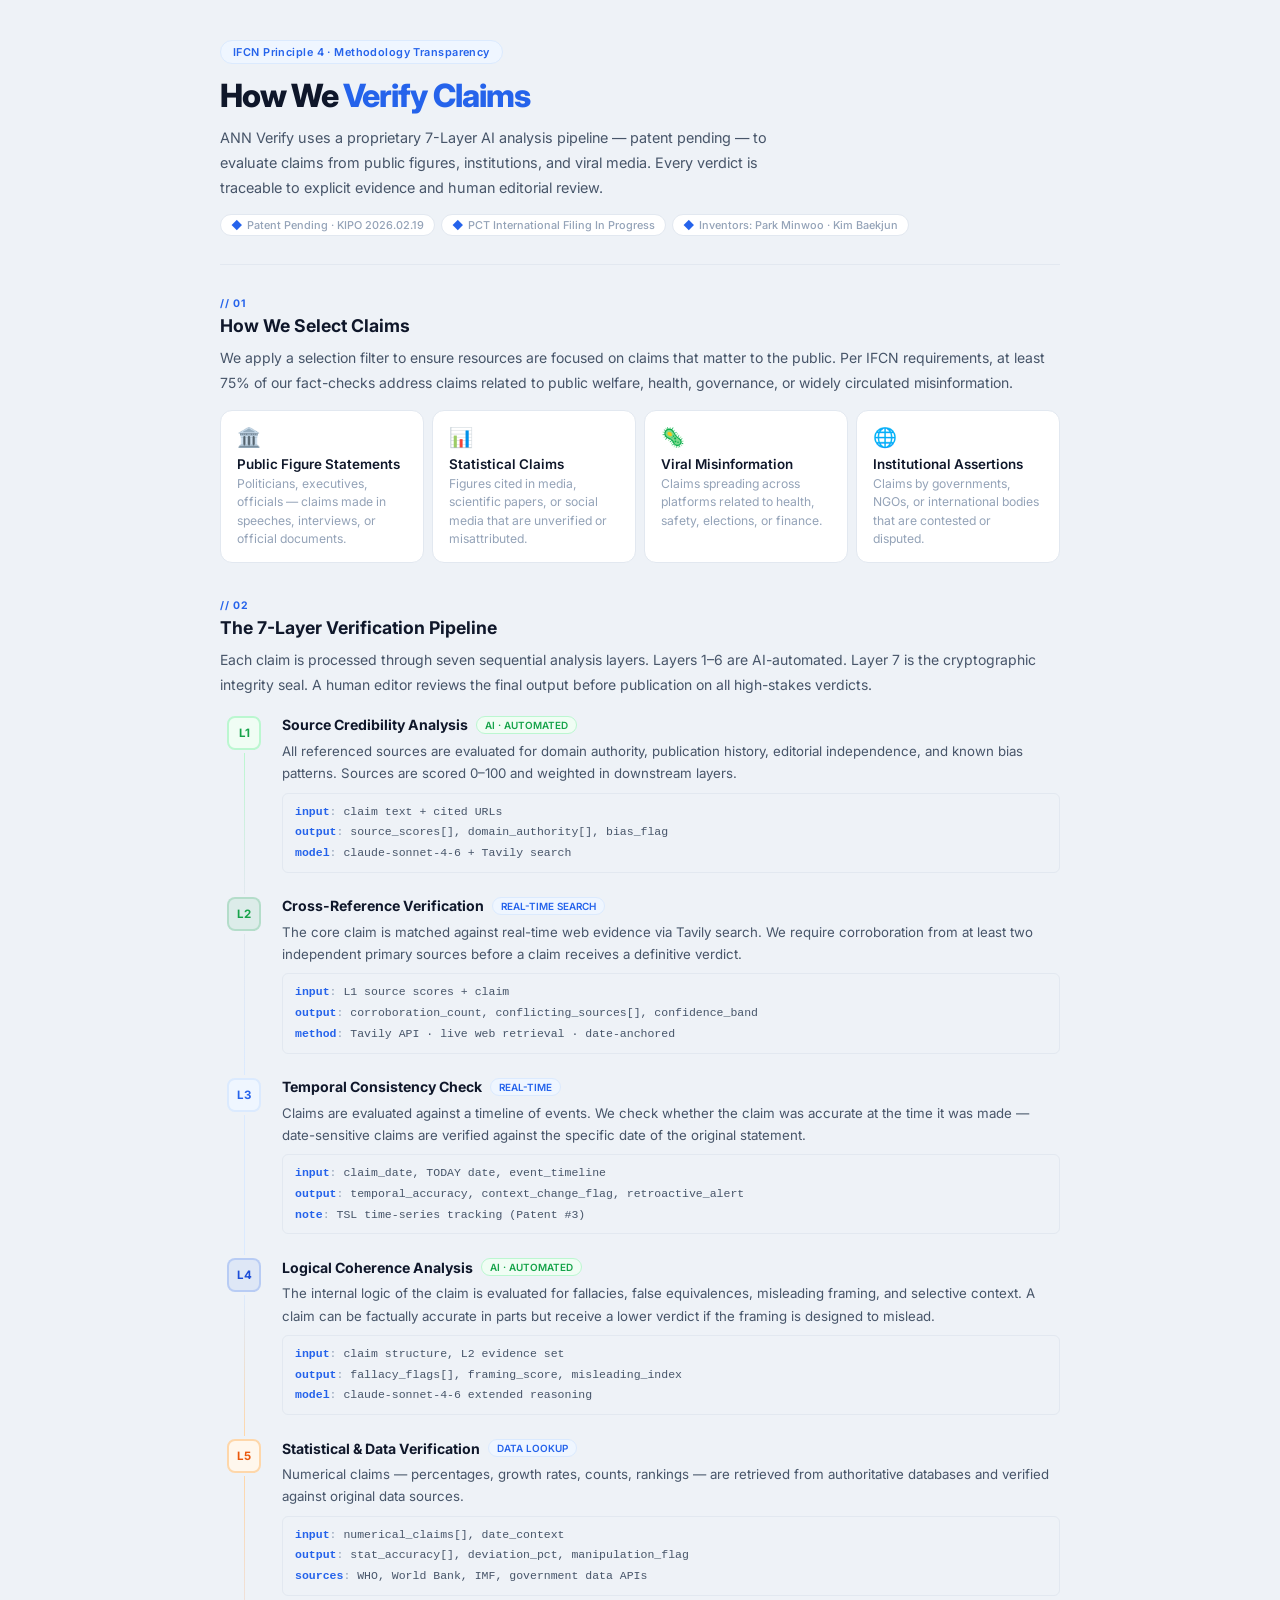
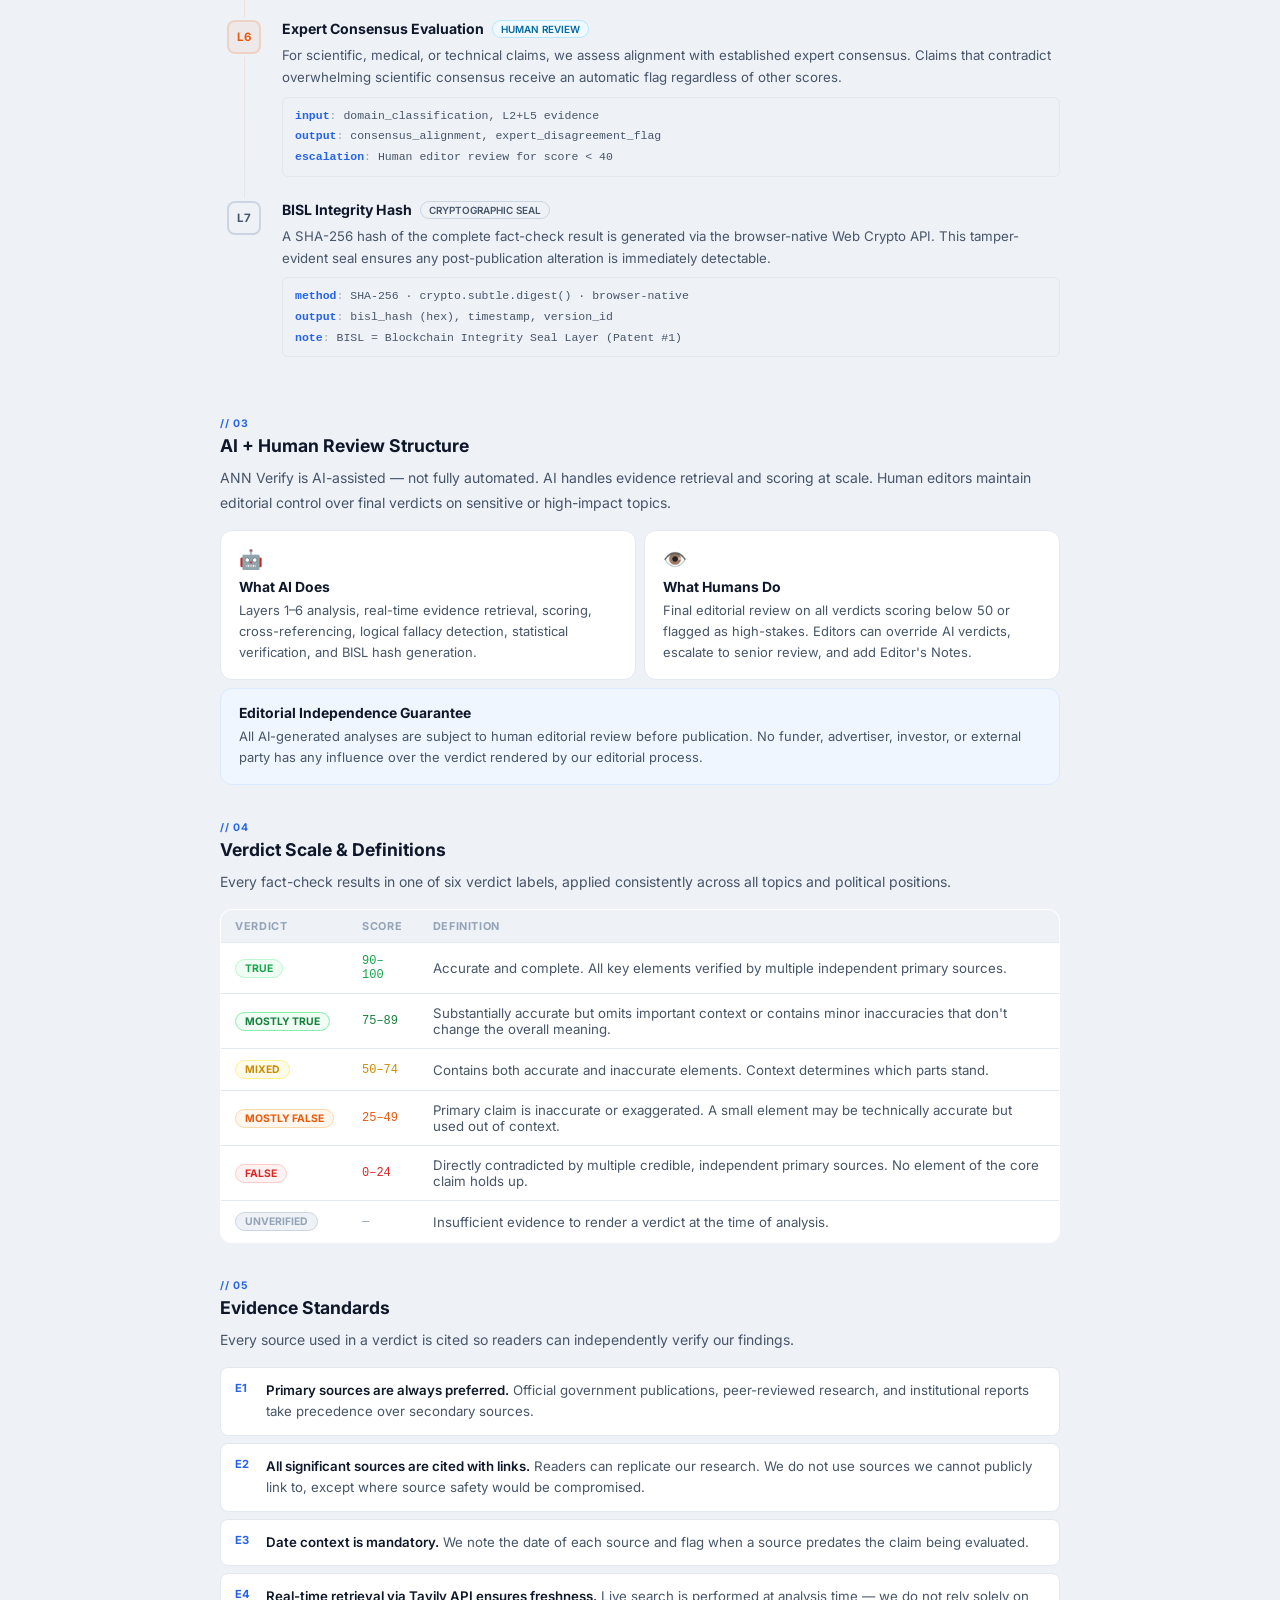
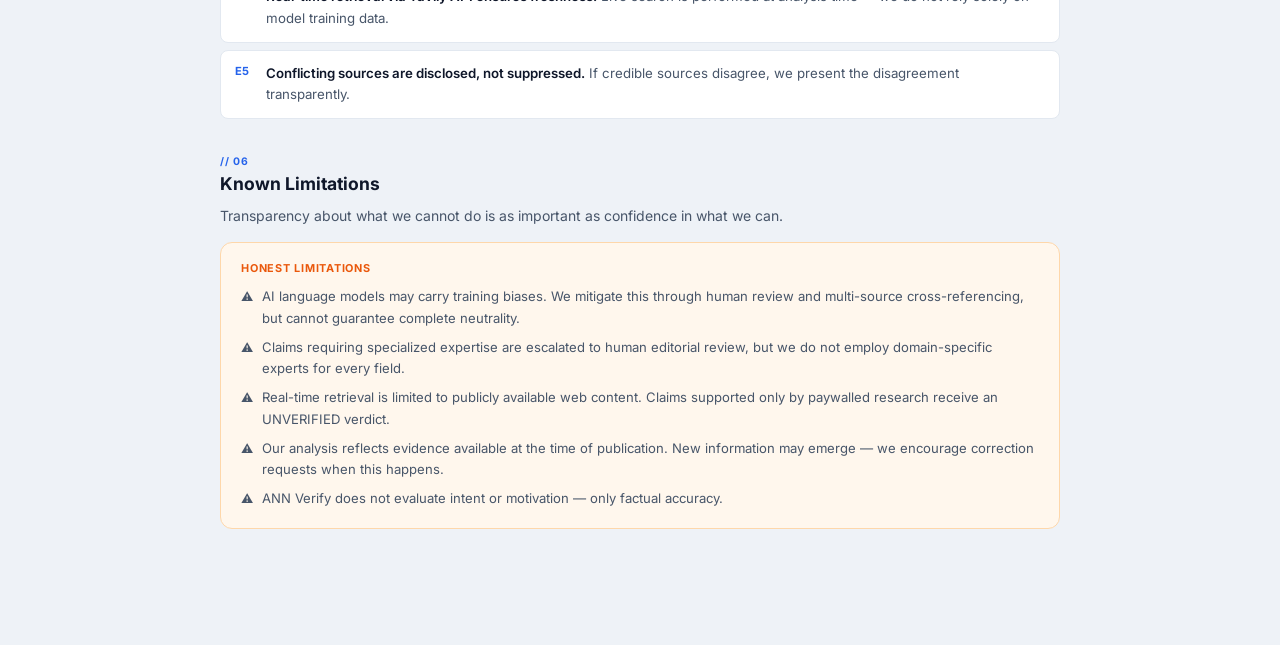
<file: frontend/methodology.html>
<!DOCTYPE html>
<html lang="en">
<head>
<meta charset="UTF-8">
<meta name="viewport" content="width=device-width, initial-scale=1.0">
<link rel="canonical" href="https://annverify.ai/methodology"/>
<title>Methodology · ANN Verify</title>
<meta name="description" content="ANN Verify's fact-checking methodology. Our 7-layer AI verification process, scoring criteria, and editorial standards explained transparently."/>
<meta name="robots" content="index, follow"/>
<meta property="og:type" content="website"/>
<meta property="og:url" content="https://annverify.ai/methodology"/>
<meta property="og:site_name" content="ANN Verify"/>
<meta property="og:title" content="Methodology · ANN Verify"/>
<meta property="og:description" content="Our 7-layer AI verification process, scoring criteria, and editorial standards explained transparently."/>
<!-- Google tag (gtag.js) -->
<script async src="https://www.googletagmanager.com/gtag/js?id=AW-18044344125"></script>
<script>
  window.dataLayer = window.dataLayer || [];
  function gtag(){dataLayer.push(arguments);}
  gtag('js', new Date());
  gtag('config', 'AW-18044344125');
</script>
<link href="https://fonts.googleapis.com/css2?family=Inter:wght@300;400;500;600;700;800&display=swap" rel="stylesheet">
<style>
*,*::before,*::after{box-sizing:border-box;margin:0;padding:0}
:root{--bg:#EEF2F7;--sidebar:#FFFFFF;--white:#FFFFFF;--blue:#2563EB;--blue-light:#EFF6FF;--blue-mid:#DBEAFE;--blue-dark:#1D4ED8;--text:#0F172A;--text2:#1E293B;--text3:#475569;--muted:#94A3B8;--border:#E2E8F0;--border2:#CBD5E1;--green:#16A34A;--green-bg:#F0FDF4;--green-bd:#BBF7D0;--red:#DC2626;--red-bg:#FEF2F2;--red-bd:#FECACA;--orange:#EA580C;--orange-bg:#FFF7ED;--orange-bd:#FED7AA;--r:12px;--r2:8px;--r3:6px}
body{font-family:'Inter',sans-serif;background:var(--bg);color:var(--text);min-height:100vh;-webkit-font-smoothing:antialiased;overflow-x:hidden}
.main{min-height:100vh;padding:40px 48px 80px;overflow-x:hidden}
.main-inner{max-width:840px;width:100%;margin:0 auto}
.pg-badge{display:inline-flex;align-items:center;gap:6px;padding:4px 12px;border-radius:20px;background:var(--blue-light);border:1px solid var(--blue-mid);font-size:.68rem;font-weight:600;color:var(--blue);letter-spacing:.04em;margin-bottom:14px}
h1{font-size:2rem;font-weight:800;color:var(--text);line-height:1.15;letter-spacing:-.03em;margin-bottom:10px}
h1 span{color:var(--blue)}
.pg-desc{font-size:.9rem;color:var(--text3);line-height:1.75;max-width:580px;margin-bottom:14px}
.patent-row{display:flex;gap:6px;flex-wrap:wrap;margin-bottom:28px}
.pt{font-size:.68rem;font-weight:500;color:var(--muted);padding:3px 10px;border-radius:20px;border:1px solid var(--border);background:var(--white);display:flex;align-items:center;gap:4px}
.pt span{color:var(--blue);font-weight:700}
.pg-divider{height:1px;background:var(--border);margin-bottom:32px}
.sec{margin-bottom:36px}
.sec-num{font-size:.65rem;font-weight:700;color:var(--blue);letter-spacing:.1em;text-transform:uppercase;margin-bottom:5px}
h2{font-size:1.1rem;font-weight:700;color:var(--text);margin-bottom:10px}
.body-txt{font-size:.875rem;color:var(--text3);line-height:1.78}
.body-txt p{margin-bottom:.65rem}.body-txt p:last-child{margin-bottom:0}
/* selection cards */
.sel-grid{display:grid;grid-template-columns:repeat(auto-fit,minmax(180px,1fr));gap:8px;margin-top:14px}
.sel-card{background:var(--white);border:1px solid var(--border);border-radius:var(--r);padding:14px 16px}
.sel-ico{font-size:1.2rem;margin-bottom:7px}
.sel-ttl{font-size:.84rem;font-weight:600;color:var(--text);margin-bottom:3px}
.sel-txt{font-size:.76rem;color:var(--muted);line-height:1.5}
/* pipeline */
.pipeline{display:flex;flex-direction:column;margin-top:18px}
.layer{display:flex;gap:0}
.l-side{display:flex;flex-direction:column;align-items:center;width:48px;flex-shrink:0}
.l-num{width:34px;height:34px;border-radius:8px;display:flex;align-items:center;justify-content:center;font-size:.72rem;font-weight:700;flex-shrink:0;border:2px solid}
.l-conn{width:1px;flex:1;min-height:14px;margin:3px 0}
.l-body{flex:1;padding:0 0 24px 14px}
.l-head{display:flex;align-items:center;gap:8px;margin-bottom:6px;flex-wrap:wrap}
.l-ttl{font-size:.88rem;font-weight:700;color:var(--text)}
.l-tag{font-size:.62rem;font-weight:600;padding:2px 8px;border-radius:20px}
.tag-ai{background:var(--green-bg);color:var(--green);border:1px solid var(--green-bd)}
.tag-rt{background:var(--blue-light);color:var(--blue);border:1px solid var(--blue-mid)}
.tag-hu{background:#F0F9FF;color:#0369A1;border:1px solid #BAE6FD}
.tag-cr{background:var(--bg);color:var(--text3);border:1px solid var(--border2)}
.l-desc{font-size:.83rem;color:var(--text3);line-height:1.68;margin-bottom:8px}
.l-detail{font-size:.72rem;color:var(--muted);padding:8px 12px;background:var(--bg);border-radius:var(--r3);border:1px solid var(--border);line-height:1.8;font-family:monospace}
.l-detail .k{color:var(--blue);font-weight:600}.l-detail .v{color:var(--text3)}
.ln1 .l-num{background:var(--green-bg);border-color:var(--green-bd);color:var(--green)}
.ln1 .l-conn{background:linear-gradient(to bottom,var(--green-bd),var(--border))}
.ln2 .l-num{background:rgba(22,163,74,.08);border-color:rgba(22,163,74,.2);color:var(--green)}
.ln2 .l-conn{background:linear-gradient(to bottom,var(--border),var(--blue-mid))}
.ln3 .l-num{background:var(--blue-light);border-color:var(--blue-mid);color:var(--blue)}
.ln3 .l-conn{background:linear-gradient(to bottom,var(--blue-mid),var(--blue-mid))}
.ln4 .l-num{background:rgba(37,99,235,.08);border-color:rgba(37,99,235,.2);color:var(--blue-dark)}
.ln4 .l-conn{background:linear-gradient(to bottom,var(--blue-mid),var(--orange-bd))}
.ln5 .l-num{background:var(--orange-bg);border-color:var(--orange-bd);color:var(--orange)}
.ln5 .l-conn{background:linear-gradient(to bottom,var(--orange-bd),rgba(234,88,12,.1))}
.ln6 .l-num{background:rgba(234,88,12,.06);border-color:rgba(234,88,12,.15);color:var(--orange)}
.ln6 .l-conn{background:linear-gradient(to bottom,rgba(234,88,12,.1),var(--border))}
.ln7 .l-num{background:var(--bg);border-color:var(--border2);color:var(--text3)}
/* hybrid grid */
.hybrid-grid{display:grid;grid-template-columns:1fr 1fr;gap:8px;margin-top:14px}
.hy-card{background:var(--white);border:1px solid var(--border);border-radius:var(--r);padding:16px 18px}
.hy-ico{font-size:1.2rem;margin-bottom:8px}
.hy-ttl{font-size:.87rem;font-weight:700;color:var(--text);margin-bottom:5px}
.hy-txt{font-size:.81rem;color:var(--text3);line-height:1.62}
.hy-full{grid-column:1/-1;background:var(--blue-light);border-color:var(--blue-mid)}
/* verdict table */
.v-tbl{width:100%;border-collapse:collapse;margin-top:14px;background:var(--white);border:1px solid var(--border);border-radius:var(--r);overflow:hidden}
.v-tbl th{padding:9px 14px;font-size:.68rem;font-weight:700;color:var(--muted);letter-spacing:.06em;text-align:left;border-bottom:1px solid var(--border);background:var(--bg)}
.v-tbl td{padding:11px 14px;border-bottom:1px solid var(--border);font-size:.83rem;color:var(--text3)}
.v-tbl tr:last-child td{border-bottom:none}
.v-tbl tr:hover td{background:var(--blue-light)}
.vp{display:inline-block;padding:2px 9px;border-radius:20px;font-size:.65rem;font-weight:700;white-space:nowrap}
.v-a{background:var(--green-bg);color:var(--green);border:1px solid var(--green-bd)}
.v-mt{background:#F0FDF4;color:#15803D;border:1px solid #86EFAC}
.v-mx{background:#FEFCE8;color:#CA8A04;border:1px solid #FEF08A}
.v-mf{background:var(--orange-bg);color:var(--orange);border:1px solid var(--orange-bd)}
.v-f{background:var(--red-bg);color:var(--red);border:1px solid var(--red-bd)}
.v-u{background:var(--bg);color:var(--muted);border:1px solid var(--border2)}
/* evidence */
.ev-list{display:flex;flex-direction:column;gap:7px;margin-top:14px}
.ev-item{display:flex;gap:11px;align-items:flex-start;padding:12px 14px;background:var(--white);border:1px solid var(--border);border-radius:var(--r2)}
.ev-n{font-size:.7rem;font-weight:700;color:var(--blue);flex-shrink:0;padding-top:1px;min-width:20px}
.ev-txt{font-size:.83rem;color:var(--text3);line-height:1.62}
.ev-txt strong{font-weight:600;color:var(--text)}
/* limitations */
.lim-box{background:var(--orange-bg);border:1px solid var(--orange-bd);border-radius:var(--r);padding:18px 20px;margin-top:14px}
.lim-ttl{font-size:.68rem;font-weight:700;color:var(--orange);letter-spacing:.07em;margin-bottom:11px}
.lim-list{list-style:none;display:flex;flex-direction:column;gap:8px}
.lim-list li{display:flex;gap:9px;font-size:.82rem;color:var(--text3);line-height:1.62}
.lim-list li::before{content:'⚠';flex-shrink:0;font-size:.75rem;padding-top:1px}
@media(max-width:768px){.main{padding:24px 16px 60px}.main-inner{width:100%;min-width:0}.hybrid-grid{grid-template-columns:1fr}.l-detail{display:none}h1{font-size:1.5rem}}
</style>
</head>
<body>
<main class="main"><div class="main-inner">
  <div class="pg-badge">IFCN Principle 4 · Methodology Transparency</div>
  <h1>How We <span>Verify Claims</span></h1>
  <p class="pg-desc">ANN Verify uses a proprietary 7-Layer AI analysis pipeline — patent pending — to evaluate claims from public figures, institutions, and viral media. Every verdict is traceable to explicit evidence and human editorial review.</p>
  <div class="patent-row">
    <span class="pt"><span>◆</span> Patent Pending · KIPO 2026.02.19</span>
    <span class="pt"><span>◆</span> PCT International Filing In Progress</span>
    <span class="pt"><span>◆</span> Inventors: Park Minwoo · Kim Baekjun</span>
  </div>
  <div class="pg-divider"></div>

  <div class="sec">
    <div class="sec-num">// 01</div>
    <h2>How We Select Claims</h2>
    <div class="body-txt"><p>We apply a selection filter to ensure resources are focused on claims that matter to the public. Per IFCN requirements, at least 75% of our fact-checks address claims related to public welfare, health, governance, or widely circulated misinformation.</p></div>
    <div class="sel-grid">
      <div class="sel-card"><div class="sel-ico">🏛️</div><div class="sel-ttl">Public Figure Statements</div><div class="sel-txt">Politicians, executives, officials — claims made in speeches, interviews, or official documents.</div></div>
      <div class="sel-card"><div class="sel-ico">📊</div><div class="sel-ttl">Statistical Claims</div><div class="sel-txt">Figures cited in media, scientific papers, or social media that are unverified or misattributed.</div></div>
      <div class="sel-card"><div class="sel-ico">🦠</div><div class="sel-ttl">Viral Misinformation</div><div class="sel-txt">Claims spreading across platforms related to health, safety, elections, or finance.</div></div>
      <div class="sel-card"><div class="sel-ico">🌐</div><div class="sel-ttl">Institutional Assertions</div><div class="sel-txt">Claims by governments, NGOs, or international bodies that are contested or disputed.</div></div>
    </div>
  </div>

  <div class="sec">
    <div class="sec-num">// 02</div>
    <h2>The 7-Layer Verification Pipeline</h2>
    <div class="body-txt"><p>Each claim is processed through seven sequential analysis layers. Layers 1–6 are AI-automated. Layer 7 is the cryptographic integrity seal. A human editor reviews the final output before publication on all high-stakes verdicts.</p></div>
    <div class="pipeline">
      <div class="layer ln1"><div class="l-side"><div class="l-num">L1</div><div class="l-conn"></div></div><div class="l-body"><div class="l-head"><div class="l-ttl">Source Credibility Analysis</div><span class="l-tag tag-ai">AI · AUTOMATED</span></div><div class="l-desc">All referenced sources are evaluated for domain authority, publication history, editorial independence, and known bias patterns. Sources are scored 0–100 and weighted in downstream layers.</div><div class="l-detail"><span class="k">input</span>: <span class="v">claim text + cited URLs</span><br><span class="k">output</span>: <span class="v">source_scores[], domain_authority[], bias_flag</span><br><span class="k">model</span>: <span class="v">claude-sonnet-4-6 + Tavily search</span></div></div></div>
      <div class="layer ln2"><div class="l-side"><div class="l-num">L2</div><div class="l-conn"></div></div><div class="l-body"><div class="l-head"><div class="l-ttl">Cross-Reference Verification</div><span class="l-tag tag-rt">REAL-TIME SEARCH</span></div><div class="l-desc">The core claim is matched against real-time web evidence via Tavily search. We require corroboration from at least two independent primary sources before a claim receives a definitive verdict.</div><div class="l-detail"><span class="k">input</span>: <span class="v">L1 source scores + claim</span><br><span class="k">output</span>: <span class="v">corroboration_count, conflicting_sources[], confidence_band</span><br><span class="k">method</span>: <span class="v">Tavily API · live web retrieval · date-anchored</span></div></div></div>
      <div class="layer ln3"><div class="l-side"><div class="l-num">L3</div><div class="l-conn"></div></div><div class="l-body"><div class="l-head"><div class="l-ttl">Temporal Consistency Check</div><span class="l-tag tag-rt">REAL-TIME</span></div><div class="l-desc">Claims are evaluated against a timeline of events. We check whether the claim was accurate at the time it was made — date-sensitive claims are verified against the specific date of the original statement.</div><div class="l-detail"><span class="k">input</span>: <span class="v">claim_date, TODAY date, event_timeline</span><br><span class="k">output</span>: <span class="v">temporal_accuracy, context_change_flag, retroactive_alert</span><br><span class="k">note</span>: <span class="v">TSL time-series tracking (Patent #3)</span></div></div></div>
      <div class="layer ln4"><div class="l-side"><div class="l-num">L4</div><div class="l-conn"></div></div><div class="l-body"><div class="l-head"><div class="l-ttl">Logical Coherence Analysis</div><span class="l-tag tag-ai">AI · AUTOMATED</span></div><div class="l-desc">The internal logic of the claim is evaluated for fallacies, false equivalences, misleading framing, and selective context. A claim can be factually accurate in parts but receive a lower verdict if the framing is designed to mislead.</div><div class="l-detail"><span class="k">input</span>: <span class="v">claim structure, L2 evidence set</span><br><span class="k">output</span>: <span class="v">fallacy_flags[], framing_score, misleading_index</span><br><span class="k">model</span>: <span class="v">claude-sonnet-4-6 extended reasoning</span></div></div></div>
      <div class="layer ln5"><div class="l-side"><div class="l-num">L5</div><div class="l-conn"></div></div><div class="l-body"><div class="l-head"><div class="l-ttl">Statistical & Data Verification</div><span class="l-tag tag-rt">DATA LOOKUP</span></div><div class="l-desc">Numerical claims — percentages, growth rates, counts, rankings — are retrieved from authoritative databases and verified against original data sources.</div><div class="l-detail"><span class="k">input</span>: <span class="v">numerical_claims[], date_context</span><br><span class="k">output</span>: <span class="v">stat_accuracy[], deviation_pct, manipulation_flag</span><br><span class="k">sources</span>: <span class="v">WHO, World Bank, IMF, government data APIs</span></div></div></div>
      <div class="layer ln6"><div class="l-side"><div class="l-num">L6</div><div class="l-conn"></div></div><div class="l-body"><div class="l-head"><div class="l-ttl">Expert Consensus Evaluation</div><span class="l-tag tag-hu">HUMAN REVIEW</span></div><div class="l-desc">For scientific, medical, or technical claims, we assess alignment with established expert consensus. Claims that contradict overwhelming scientific consensus receive an automatic flag regardless of other scores.</div><div class="l-detail"><span class="k">input</span>: <span class="v">domain_classification, L2+L5 evidence</span><br><span class="k">output</span>: <span class="v">consensus_alignment, expert_disagreement_flag</span><br><span class="k">escalation</span>: <span class="v">Human editor review for score &lt; 40</span></div></div></div>
      <div class="layer ln7"><div class="l-side"><div class="l-num">L7</div></div><div class="l-body"><div class="l-head"><div class="l-ttl">BISL Integrity Hash</div><span class="l-tag tag-cr">CRYPTOGRAPHIC SEAL</span></div><div class="l-desc">A SHA-256 hash of the complete fact-check result is generated via the browser-native Web Crypto API. This tamper-evident seal ensures any post-publication alteration is immediately detectable.</div><div class="l-detail"><span class="k">method</span>: <span class="v">SHA-256 · crypto.subtle.digest() · browser-native</span><br><span class="k">output</span>: <span class="v">bisl_hash (hex), timestamp, version_id</span><br><span class="k">note</span>: <span class="v">BISL = Blockchain Integrity Seal Layer (Patent #1)</span></div></div></div>
    </div>
  </div>

  <div class="sec">
    <div class="sec-num">// 03</div>
    <h2>AI + Human Review Structure</h2>
    <div class="body-txt"><p>ANN Verify is AI-assisted — not fully automated. AI handles evidence retrieval and scoring at scale. Human editors maintain editorial control over final verdicts on sensitive or high-impact topics.</p></div>
    <div class="hybrid-grid">
      <div class="hy-card"><div class="hy-ico">🤖</div><div class="hy-ttl">What AI Does</div><div class="hy-txt">Layers 1–6 analysis, real-time evidence retrieval, scoring, cross-referencing, logical fallacy detection, statistical verification, and BISL hash generation.</div></div>
      <div class="hy-card"><div class="hy-ico">👁️</div><div class="hy-ttl">What Humans Do</div><div class="hy-txt">Final editorial review on all verdicts scoring below 50 or flagged as high-stakes. Editors can override AI verdicts, escalate to senior review, and add Editor's Notes.</div></div>
      <div class="hy-card hy-full"><div class="hy-ttl">Editorial Independence Guarantee</div><div class="hy-txt">All AI-generated analyses are subject to human editorial review before publication. No funder, advertiser, investor, or external party has any influence over the verdict rendered by our editorial process.</div></div>
    </div>
  </div>

  <div class="sec">
    <div class="sec-num">// 04</div>
    <h2>Verdict Scale & Definitions</h2>
    <div class="body-txt"><p>Every fact-check results in one of six verdict labels, applied consistently across all topics and political positions.</p></div>
    <table class="v-tbl">
      <thead><tr><th>VERDICT</th><th>SCORE</th><th>DEFINITION</th></tr></thead>
      <tbody>
        <tr><td><span class="vp v-a">TRUE</span></td><td style="font-family:monospace;font-size:.75rem;color:var(--green)">90–100</td><td>Accurate and complete. All key elements verified by multiple independent primary sources.</td></tr>
        <tr><td><span class="vp v-mt">MOSTLY TRUE</span></td><td style="font-family:monospace;font-size:.75rem;color:#15803D">75–89</td><td>Substantially accurate but omits important context or contains minor inaccuracies that don't change the overall meaning.</td></tr>
        <tr><td><span class="vp v-mx">MIXED</span></td><td style="font-family:monospace;font-size:.75rem;color:#CA8A04">50–74</td><td>Contains both accurate and inaccurate elements. Context determines which parts stand.</td></tr>
        <tr><td><span class="vp v-mf">MOSTLY FALSE</span></td><td style="font-family:monospace;font-size:.75rem;color:var(--orange)">25–49</td><td>Primary claim is inaccurate or exaggerated. A small element may be technically accurate but used out of context.</td></tr>
        <tr><td><span class="vp v-f">FALSE</span></td><td style="font-family:monospace;font-size:.75rem;color:var(--red)">0–24</td><td>Directly contradicted by multiple credible, independent primary sources. No element of the core claim holds up.</td></tr>
        <tr><td><span class="vp v-u">UNVERIFIED</span></td><td style="font-family:monospace;font-size:.75rem;color:var(--muted)">—</td><td>Insufficient evidence to render a verdict at the time of analysis.</td></tr>
      </tbody>
    </table>
  </div>

  <div class="sec">
    <div class="sec-num">// 05</div>
    <h2>Evidence Standards</h2>
    <div class="body-txt"><p>Every source used in a verdict is cited so readers can independently verify our findings.</p></div>
    <div class="ev-list">
      <div class="ev-item"><div class="ev-n">E1</div><div class="ev-txt"><strong>Primary sources are always preferred.</strong> Official government publications, peer-reviewed research, and institutional reports take precedence over secondary sources.</div></div>
      <div class="ev-item"><div class="ev-n">E2</div><div class="ev-txt"><strong>All significant sources are cited with links.</strong> Readers can replicate our research. We do not use sources we cannot publicly link to, except where source safety would be compromised.</div></div>
      <div class="ev-item"><div class="ev-n">E3</div><div class="ev-txt"><strong>Date context is mandatory.</strong> We note the date of each source and flag when a source predates the claim being evaluated.</div></div>
      <div class="ev-item"><div class="ev-n">E4</div><div class="ev-txt"><strong>Real-time retrieval via Tavily API ensures freshness.</strong> Live search is performed at analysis time — we do not rely solely on model training data.</div></div>
      <div class="ev-item"><div class="ev-n">E5</div><div class="ev-txt"><strong>Conflicting sources are disclosed, not suppressed.</strong> If credible sources disagree, we present the disagreement transparently.</div></div>
    </div>
  </div>

  <div class="sec">
    <div class="sec-num">// 06</div>
    <h2>Known Limitations</h2>
    <div class="body-txt"><p>Transparency about what we cannot do is as important as confidence in what we can.</p></div>
    <div class="lim-box">
      <div class="lim-ttl">HONEST LIMITATIONS</div>
      <ul class="lim-list">
        <li>AI language models may carry training biases. We mitigate this through human review and multi-source cross-referencing, but cannot guarantee complete neutrality.</li>
        <li>Claims requiring specialized expertise are escalated to human editorial review, but we do not employ domain-specific experts for every field.</li>
        <li>Real-time retrieval is limited to publicly available web content. Claims supported only by paywalled research receive an UNVERIFIED verdict.</li>
        <li>Our analysis reflects evidence available at the time of publication. New information may emerge — we encourage correction requests when this happens.</li>
        <li>ANN Verify does not evaluate intent or motivation — only factual accuracy.</li>
      </ul>
    </div>
  </div>
</div></main>
</body>
</html>
</file>
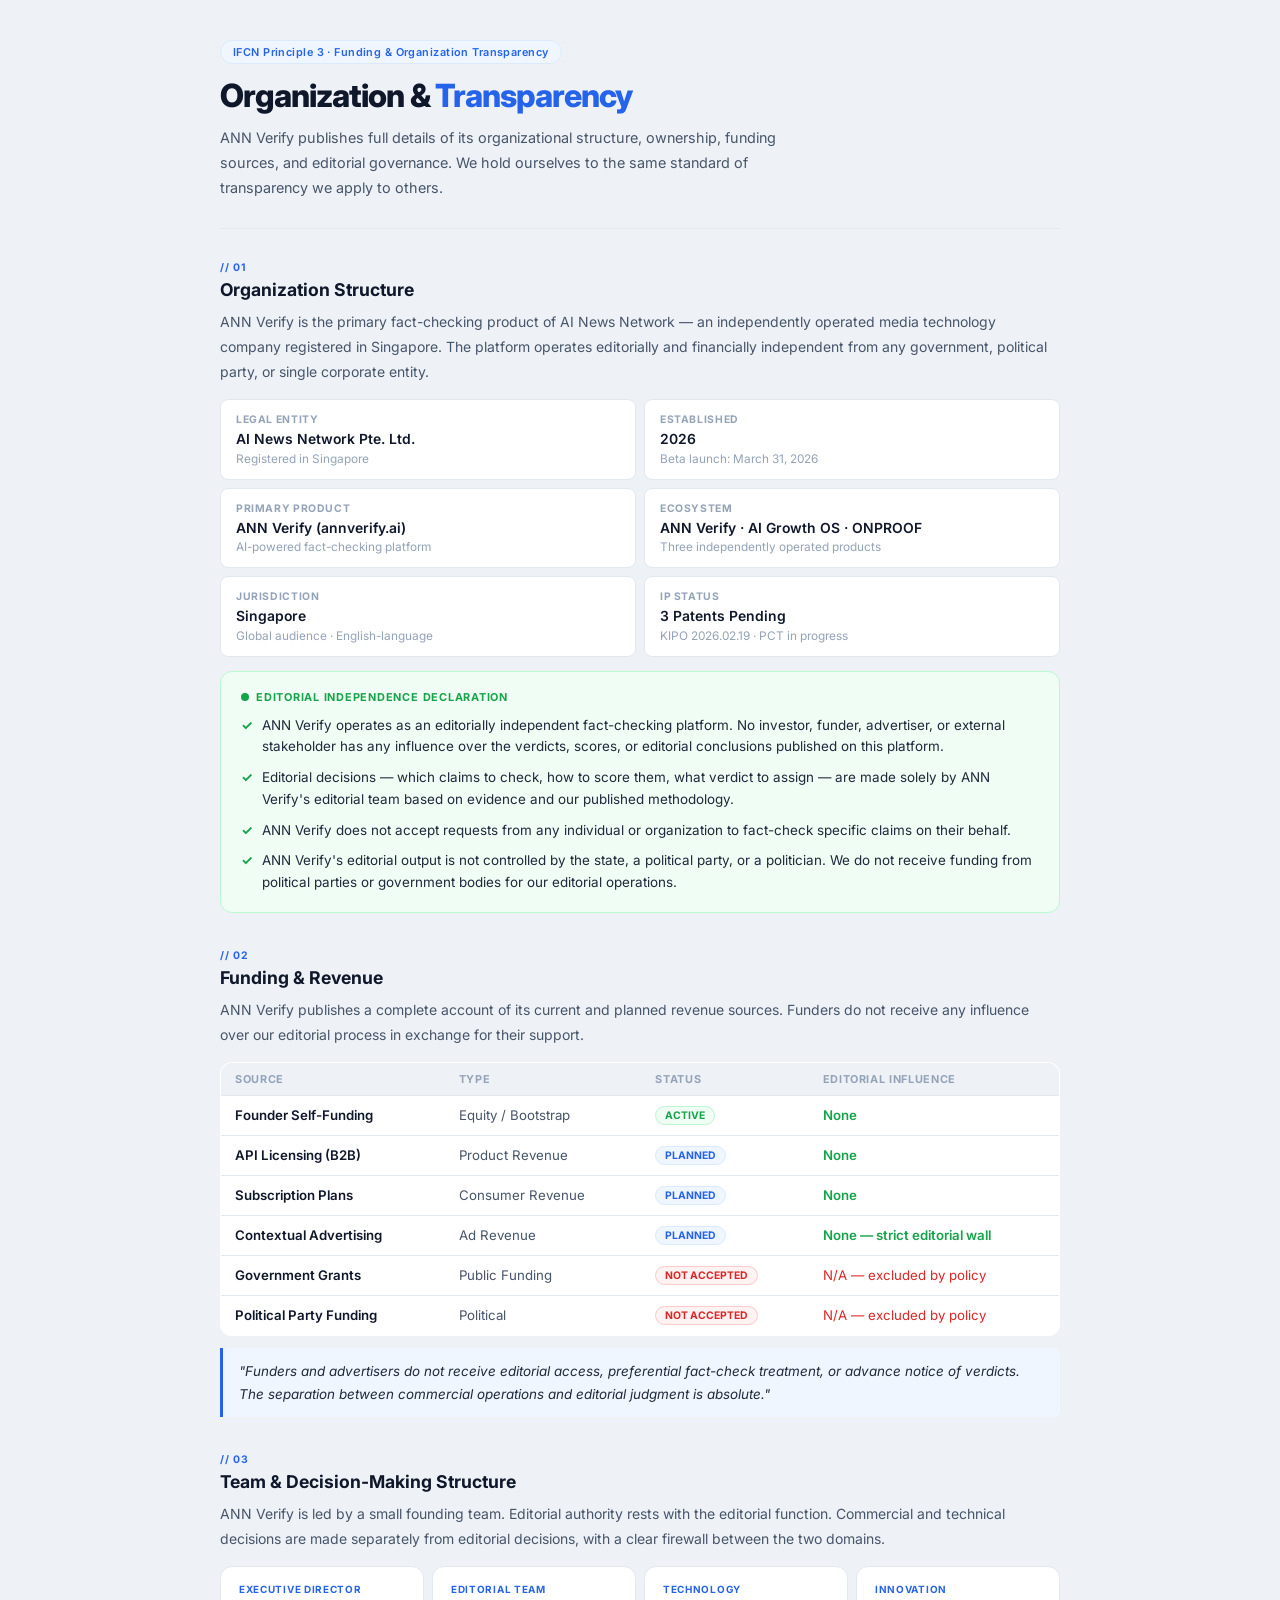
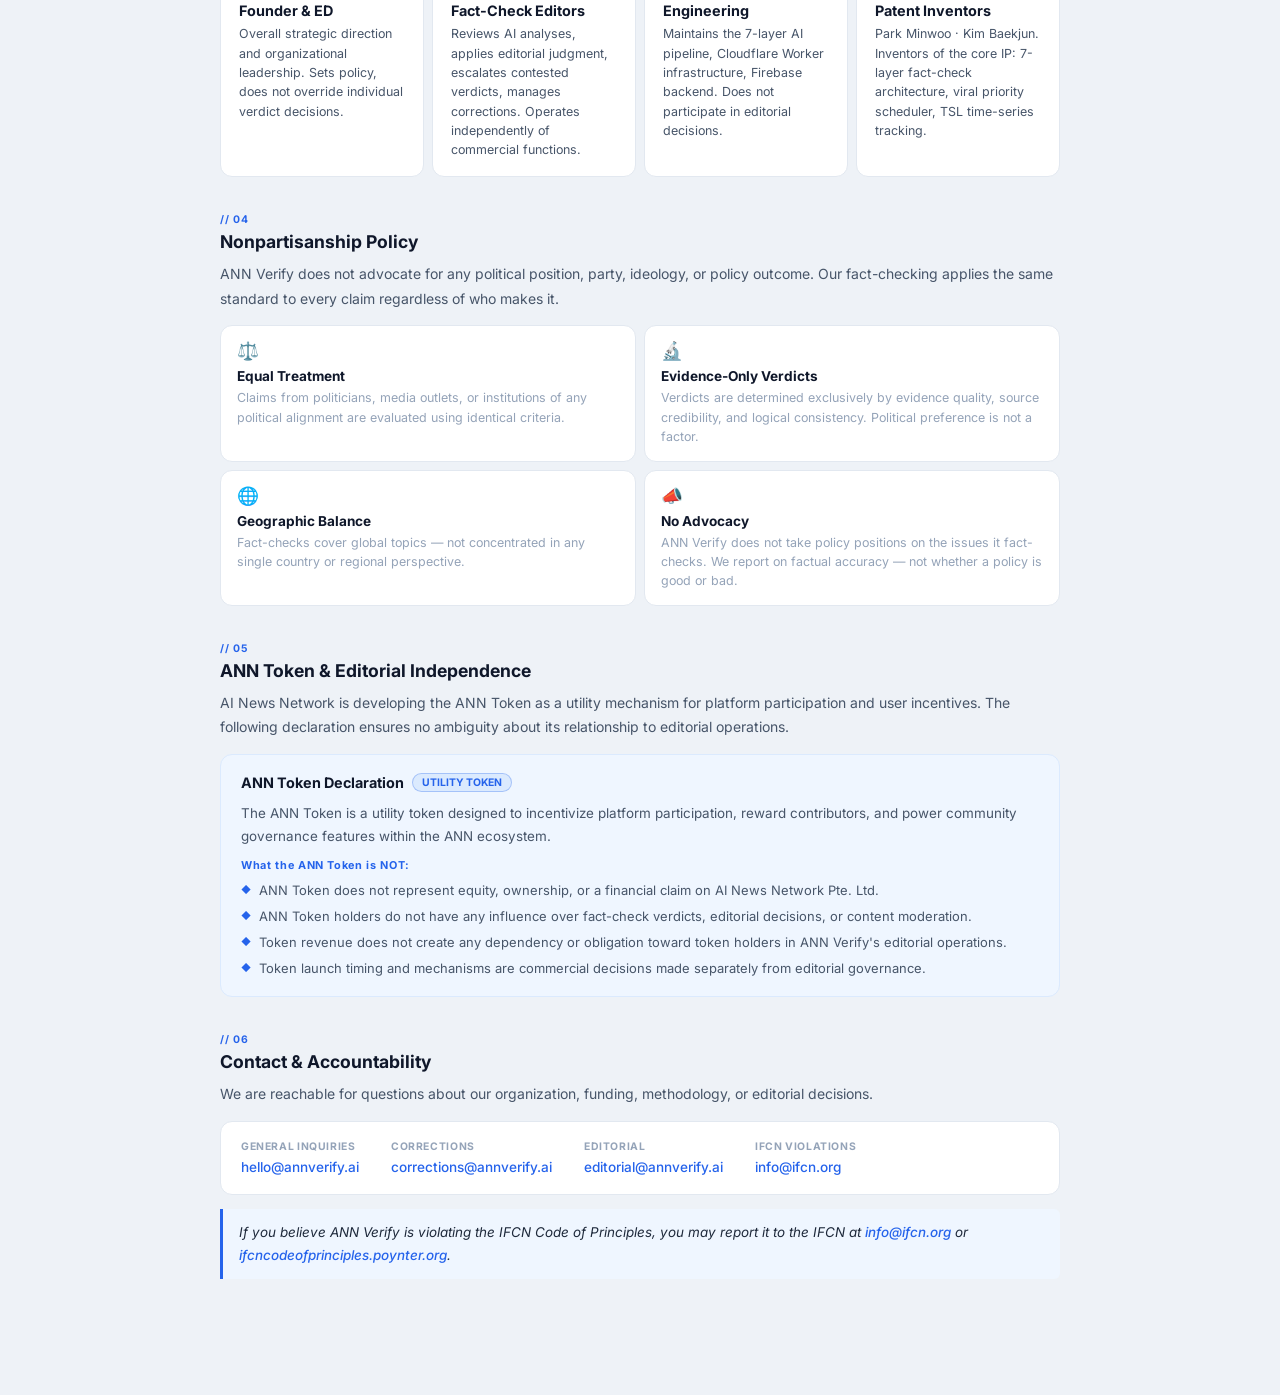
<file: frontend/transparency.html>
<!DOCTYPE html>
<html lang="en">
<head>
<meta charset="UTF-8">
<meta name="viewport" content="width=device-width, initial-scale=1.0">
<link rel="canonical" href="https://annverify.ai/transparency"/>
<title>Transparency · ANN Verify</title>
<meta name="description" content="ANN Verify's transparency report. Ownership, funding sources, editorial independence, and organizational structure disclosed openly."/>
<meta name="robots" content="index, follow"/>
<meta property="og:type" content="website"/>
<meta property="og:url" content="https://annverify.ai/transparency"/>
<meta property="og:site_name" content="ANN Verify"/>
<meta property="og:title" content="Transparency · ANN Verify"/>
<meta property="og:description" content="Ownership, funding sources, editorial independence, and organizational structure disclosed openly."/>
<!-- Google tag (gtag.js) -->
<script async src="https://www.googletagmanager.com/gtag/js?id=AW-18044344125"></script>
<script>
  window.dataLayer = window.dataLayer || [];
  function gtag(){dataLayer.push(arguments);}
  gtag('js', new Date());
  gtag('config', 'AW-18044344125');
</script>
<link href="https://fonts.googleapis.com/css2?family=Inter:wght@300;400;500;600;700;800&display=swap" rel="stylesheet">
<style>
*,*::before,*::after{box-sizing:border-box;margin:0;padding:0}
:root{--bg:#EEF2F7;--sidebar:#FFFFFF;--white:#FFFFFF;--blue:#2563EB;--blue-light:#EFF6FF;--blue-mid:#DBEAFE;--blue-dark:#1D4ED8;--text:#0F172A;--text2:#1E293B;--text3:#475569;--muted:#94A3B8;--border:#E2E8F0;--border2:#CBD5E1;--green:#16A34A;--green-bg:#F0FDF4;--green-bd:#BBF7D0;--red:#DC2626;--red-bg:#FEF2F2;--red-bd:#FECACA;--orange:#EA580C;--orange-bg:#FFF7ED;--orange-bd:#FED7AA;--r:12px;--r2:8px;--r3:6px}
body{font-family:'Inter',sans-serif;background:var(--bg);color:var(--text);min-height:100vh;-webkit-font-smoothing:antialiased;overflow-x:hidden}
.main{min-height:100vh;padding:40px 48px 80px;overflow-x:hidden}
.main-inner{max-width:840px;width:100%;margin:0 auto}
.pg-badge{display:inline-flex;align-items:center;gap:6px;padding:4px 12px;border-radius:20px;background:var(--blue-light);border:1px solid var(--blue-mid);font-size:.68rem;font-weight:600;color:var(--blue);letter-spacing:.04em;margin-bottom:14px}
h1{font-size:2rem;font-weight:800;color:var(--text);line-height:1.15;letter-spacing:-.03em;margin-bottom:10px}
h1 span{color:var(--blue)}
.pg-desc{font-size:.9rem;color:var(--text3);line-height:1.75;max-width:560px;margin-bottom:28px}
.pg-divider{height:1px;background:var(--border);margin-bottom:32px}
.sec{margin-bottom:36px}
.sec-num{font-size:.65rem;font-weight:700;color:var(--blue);letter-spacing:.1em;text-transform:uppercase;margin-bottom:5px}
h2{font-size:1.1rem;font-weight:700;color:var(--text);margin-bottom:10px}
.body-txt{font-size:.875rem;color:var(--text3);line-height:1.78}
.body-txt p{margin-bottom:.65rem}.body-txt p:last-child{margin-bottom:0}
.quote{margin-top:12px;padding:12px 16px;border-left:3px solid var(--blue);background:var(--blue-light);border-radius:0 var(--r3) var(--r3) 0;font-size:.84rem;color:var(--text2);line-height:1.7;font-style:italic}
/* org grid */
.org-grid{display:grid;grid-template-columns:1fr 1fr;gap:8px;margin-top:14px}
.og{background:var(--white);border:1px solid var(--border);border-radius:var(--r2);padding:13px 15px}
.og-lbl{font-size:.65rem;font-weight:700;color:var(--muted);letter-spacing:.06em;margin-bottom:4px}
.og-val{font-size:.87rem;font-weight:600;color:var(--text);line-height:1.4}
.og-sub{font-size:.74rem;color:var(--muted);margin-top:2px}
/* independence */
.indep{background:var(--green-bg);border:1px solid var(--green-bd);border-radius:var(--r);padding:18px 20px;margin-top:14px}
.indep-ttl{font-size:.68rem;font-weight:700;color:var(--green);letter-spacing:.07em;margin-bottom:11px;display:flex;align-items:center;gap:7px}
.indep-ttl::before{content:'';width:8px;height:8px;border-radius:50%;background:var(--green);flex-shrink:0}
.indep-list{display:flex;flex-direction:column;gap:9px}
.indep-item{display:flex;gap:9px;font-size:.84rem;color:var(--text2);line-height:1.62}
.indep-check{color:var(--green);flex-shrink:0;font-weight:700}
/* funding table */
.f-tbl{width:100%;border-collapse:collapse;margin-top:14px;background:var(--white);border:1px solid var(--border);border-radius:var(--r);overflow:hidden}
.f-tbl th{padding:9px 14px;font-size:.68rem;font-weight:700;color:var(--muted);letter-spacing:.06em;text-align:left;border-bottom:1px solid var(--border);background:var(--bg)}
.f-tbl td{padding:10px 14px;border-bottom:1px solid var(--border);font-size:.83rem;color:var(--text3)}
.f-tbl td:first-child{font-weight:600;color:var(--text)}
.f-tbl tr:last-child td{border-bottom:none}
.f-tbl tr:hover td{background:var(--blue-light)}
.fs{display:inline-block;padding:2px 9px;border-radius:20px;font-size:.65rem;font-weight:700}
.fs-act{background:var(--green-bg);color:var(--green);border:1px solid var(--green-bd)}
.fs-plan{background:var(--blue-light);color:var(--blue);border:1px solid var(--blue-mid)}
.fs-no{background:var(--red-bg);color:var(--red);border:1px solid var(--red-bd)}
/* team */
.team-grid{display:grid;grid-template-columns:repeat(auto-fit,minmax(185px,1fr));gap:8px;margin-top:14px}
.team-card{background:var(--white);border:1px solid var(--border);border-radius:var(--r);padding:16px 18px}
.team-role{font-size:.62rem;font-weight:700;color:var(--blue);letter-spacing:.07em;margin-bottom:7px}
.team-name{font-size:.9rem;font-weight:700;color:var(--text);margin-bottom:5px}
.team-txt{font-size:.78rem;color:var(--text3);line-height:1.55}
/* nonpartisan */
.np-grid{display:grid;grid-template-columns:1fr 1fr;gap:8px;margin-top:14px}
.np-card{background:var(--white);border:1px solid var(--border);border-radius:var(--r);padding:14px 16px}
.np-ico{font-size:1.1rem;margin-bottom:7px}
.np-ttl{font-size:.85rem;font-weight:700;color:var(--text);margin-bottom:4px}
.np-txt{font-size:.78rem;color:var(--muted);line-height:1.55}
/* token */
.token-box{background:var(--blue-light);border:1px solid var(--blue-mid);border-radius:var(--r);padding:18px 20px;margin-top:14px}
.token-hdr{display:flex;align-items:center;gap:8px;margin-bottom:10px}
.token-ttl{font-size:.9rem;font-weight:700;color:var(--text)}
.token-badge{font-size:.65rem;font-weight:700;padding:2px 9px;border-radius:20px;background:var(--blue-mid);color:var(--blue);border:1px solid rgba(37,99,235,.3)}
.token-txt{font-size:.84rem;color:var(--text3);line-height:1.7;margin-bottom:10px}
.token-sub{font-size:.68rem;font-weight:700;color:var(--blue);letter-spacing:.06em;margin-bottom:8px}
.token-list{list-style:none;display:flex;flex-direction:column;gap:6px}
.token-list li{display:flex;gap:8px;font-size:.81rem;color:var(--text3);line-height:1.55}
.token-list li::before{content:'◆';color:var(--blue);flex-shrink:0;font-size:.6rem;padding-top:3px}
/* contact */
.contact-box{background:var(--white);border:1px solid var(--border);border-radius:var(--r);padding:18px 20px;margin-top:14px;display:flex;gap:2rem;flex-wrap:wrap}
.ct-item{display:flex;flex-direction:column;gap:3px}
.ct-lbl{font-size:.65rem;font-weight:700;color:var(--muted);letter-spacing:.06em}
.ct-val a{color:var(--blue);text-decoration:none;font-size:.85rem;font-weight:500}
.ct-val a:hover{text-decoration:underline}
@media(max-width:768px){.main{padding:24px 16px 60px}.main-inner{width:100%;min-width:0}.org-grid{grid-template-columns:1fr}.np-grid{grid-template-columns:1fr}.contact-box{flex-direction:column;gap:1rem}h1{font-size:1.5rem}}
</style>
</head>
<body>
<main class="main"><div class="main-inner">
  <div class="pg-badge">IFCN Principle 3 · Funding & Organization Transparency</div>
  <h1>Organization & <span>Transparency</span></h1>
  <p class="pg-desc">ANN Verify publishes full details of its organizational structure, ownership, funding sources, and editorial governance. We hold ourselves to the same standard of transparency we apply to others.</p>
  <div class="pg-divider"></div>

  <div class="sec">
    <div class="sec-num">// 01</div>
    <h2>Organization Structure</h2>
    <div class="body-txt"><p>ANN Verify is the primary fact-checking product of AI News Network — an independently operated media technology company registered in Singapore. The platform operates editorially and financially independent from any government, political party, or single corporate entity.</p></div>
    <div class="org-grid">
      <div class="og"><div class="og-lbl">LEGAL ENTITY</div><div class="og-val">AI News Network Pte. Ltd.</div><div class="og-sub">Registered in Singapore</div></div>
      <div class="og"><div class="og-lbl">ESTABLISHED</div><div class="og-val">2026</div><div class="og-sub">Beta launch: March 31, 2026</div></div>
      <div class="og"><div class="og-lbl">PRIMARY PRODUCT</div><div class="og-val">ANN Verify (annverify.ai)</div><div class="og-sub">AI-powered fact-checking platform</div></div>
      <div class="og"><div class="og-lbl">ECOSYSTEM</div><div class="og-val">ANN Verify · AI Growth OS · ONPROOF</div><div class="og-sub">Three independently operated products</div></div>
      <div class="og"><div class="og-lbl">JURISDICTION</div><div class="og-val">Singapore</div><div class="og-sub">Global audience · English-language</div></div>
      <div class="og"><div class="og-lbl">IP STATUS</div><div class="og-val">3 Patents Pending</div><div class="og-sub">KIPO 2026.02.19 · PCT in progress</div></div>
    </div>
    <div class="indep">
      <div class="indep-ttl">EDITORIAL INDEPENDENCE DECLARATION</div>
      <div class="indep-list">
        <div class="indep-item"><span class="indep-check">✓</span><span>ANN Verify operates as an editorially independent fact-checking platform. No investor, funder, advertiser, or external stakeholder has any influence over the verdicts, scores, or editorial conclusions published on this platform.</span></div>
        <div class="indep-item"><span class="indep-check">✓</span><span>Editorial decisions — which claims to check, how to score them, what verdict to assign — are made solely by ANN Verify's editorial team based on evidence and our published methodology.</span></div>
        <div class="indep-item"><span class="indep-check">✓</span><span>ANN Verify does not accept requests from any individual or organization to fact-check specific claims on their behalf.</span></div>
        <div class="indep-item"><span class="indep-check">✓</span><span>ANN Verify's editorial output is not controlled by the state, a political party, or a politician. We do not receive funding from political parties or government bodies for our editorial operations.</span></div>
      </div>
    </div>
  </div>

  <div class="sec">
    <div class="sec-num">// 02</div>
    <h2>Funding & Revenue</h2>
    <div class="body-txt"><p>ANN Verify publishes a complete account of its current and planned revenue sources. Funders do not receive any influence over our editorial process in exchange for their support.</p></div>
    <table class="f-tbl">
      <thead><tr><th>SOURCE</th><th>TYPE</th><th>STATUS</th><th>EDITORIAL INFLUENCE</th></tr></thead>
      <tbody>
        <tr><td>Founder Self-Funding</td><td>Equity / Bootstrap</td><td><span class="fs fs-act">ACTIVE</span></td><td style="color:var(--green);font-weight:600">None</td></tr>
        <tr><td>API Licensing (B2B)</td><td>Product Revenue</td><td><span class="fs fs-plan">PLANNED</span></td><td style="color:var(--green);font-weight:600">None</td></tr>
        <tr><td>Subscription Plans</td><td>Consumer Revenue</td><td><span class="fs fs-plan">PLANNED</span></td><td style="color:var(--green);font-weight:600">None</td></tr>
        <tr><td>Contextual Advertising</td><td>Ad Revenue</td><td><span class="fs fs-plan">PLANNED</span></td><td style="color:var(--green);font-weight:600">None — strict editorial wall</td></tr>
        <tr><td>Government Grants</td><td>Public Funding</td><td><span class="fs fs-no">NOT ACCEPTED</span></td><td style="color:var(--red)">N/A — excluded by policy</td></tr>
        <tr><td>Political Party Funding</td><td>Political</td><td><span class="fs fs-no">NOT ACCEPTED</span></td><td style="color:var(--red)">N/A — excluded by policy</td></tr>
      </tbody>
    </table>
    <div class="quote">"Funders and advertisers do not receive editorial access, preferential fact-check treatment, or advance notice of verdicts. The separation between commercial operations and editorial judgment is absolute."</div>
  </div>

  <div class="sec">
    <div class="sec-num">// 03</div>
    <h2>Team & Decision-Making Structure</h2>
    <div class="body-txt"><p>ANN Verify is led by a small founding team. Editorial authority rests with the editorial function. Commercial and technical decisions are made separately from editorial decisions, with a clear firewall between the two domains.</p></div>
    <div class="team-grid">
      <div class="team-card"><div class="team-role">EXECUTIVE DIRECTOR</div><div class="team-name">Founder & ED</div><div class="team-txt">Overall strategic direction and organizational leadership. Sets policy, does not override individual verdict decisions.</div></div>
      <div class="team-card"><div class="team-role">EDITORIAL TEAM</div><div class="team-name">Fact-Check Editors</div><div class="team-txt">Reviews AI analyses, applies editorial judgment, escalates contested verdicts, manages corrections. Operates independently of commercial functions.</div></div>
      <div class="team-card"><div class="team-role">TECHNOLOGY</div><div class="team-name">Engineering</div><div class="team-txt">Maintains the 7-layer AI pipeline, Cloudflare Worker infrastructure, Firebase backend. Does not participate in editorial decisions.</div></div>
      <div class="team-card"><div class="team-role">INNOVATION</div><div class="team-name">Patent Inventors</div><div class="team-txt">Park Minwoo · Kim Baekjun. Inventors of the core IP: 7-layer fact-check architecture, viral priority scheduler, TSL time-series tracking.</div></div>
    </div>
  </div>

  <div class="sec">
    <div class="sec-num">// 04</div>
    <h2>Nonpartisanship Policy</h2>
    <div class="body-txt"><p>ANN Verify does not advocate for any political position, party, ideology, or policy outcome. Our fact-checking applies the same standard to every claim regardless of who makes it.</p></div>
    <div class="np-grid">
      <div class="np-card"><div class="np-ico">⚖️</div><div class="np-ttl">Equal Treatment</div><div class="np-txt">Claims from politicians, media outlets, or institutions of any political alignment are evaluated using identical criteria.</div></div>
      <div class="np-card"><div class="np-ico">🔬</div><div class="np-ttl">Evidence-Only Verdicts</div><div class="np-txt">Verdicts are determined exclusively by evidence quality, source credibility, and logical consistency. Political preference is not a factor.</div></div>
      <div class="np-card"><div class="np-ico">🌐</div><div class="np-ttl">Geographic Balance</div><div class="np-txt">Fact-checks cover global topics — not concentrated in any single country or regional perspective.</div></div>
      <div class="np-card"><div class="np-ico">📣</div><div class="np-ttl">No Advocacy</div><div class="np-txt">ANN Verify does not take policy positions on the issues it fact-checks. We report on factual accuracy — not whether a policy is good or bad.</div></div>
    </div>
  </div>

  <div class="sec">
    <div class="sec-num">// 05</div>
    <h2>ANN Token & Editorial Independence</h2>
    <div class="body-txt"><p>AI News Network is developing the ANN Token as a utility mechanism for platform participation and user incentives. The following declaration ensures no ambiguity about its relationship to editorial operations.</p></div>
    <div class="token-box">
      <div class="token-hdr"><div class="token-ttl">ANN Token Declaration</div><span class="token-badge">UTILITY TOKEN</span></div>
      <div class="token-txt">The ANN Token is a utility token designed to incentivize platform participation, reward contributors, and power community governance features within the ANN ecosystem.</div>
      <div class="token-sub">What the ANN Token is NOT:</div>
      <ul class="token-list">
        <li>ANN Token does not represent equity, ownership, or a financial claim on AI News Network Pte. Ltd.</li>
        <li>ANN Token holders do not have any influence over fact-check verdicts, editorial decisions, or content moderation.</li>
        <li>Token revenue does not create any dependency or obligation toward token holders in ANN Verify's editorial operations.</li>
        <li>Token launch timing and mechanisms are commercial decisions made separately from editorial governance.</li>
      </ul>
    </div>
  </div>

  <div class="sec">
    <div class="sec-num">// 06</div>
    <h2>Contact & Accountability</h2>
    <div class="body-txt"><p>We are reachable for questions about our organization, funding, methodology, or editorial decisions.</p></div>
    <div class="contact-box">
      <div class="ct-item"><div class="ct-lbl">GENERAL INQUIRIES</div><div class="ct-val"><a href="mailto:hello@annverify.ai">hello@annverify.ai</a></div></div>
      <div class="ct-item"><div class="ct-lbl">CORRECTIONS</div><div class="ct-val"><a href="mailto:corrections@annverify.ai">corrections@annverify.ai</a></div></div>
      <div class="ct-item"><div class="ct-lbl">EDITORIAL</div><div class="ct-val"><a href="mailto:editorial@annverify.ai">editorial@annverify.ai</a></div></div>
      <div class="ct-item"><div class="ct-lbl">IFCN VIOLATIONS</div><div class="ct-val"><a href="mailto:info@ifcn.org">info@ifcn.org</a></div></div>
    </div>
    <div class="quote" style="margin-top:14px">If you believe ANN Verify is violating the IFCN Code of Principles, you may report it to the IFCN at <a href="mailto:info@ifcn.org" style="color:var(--blue);text-decoration:none;font-weight:500">info@ifcn.org</a> or <a href="https://ifcncodeofprinciples.poynter.org" target="_blank" rel="noopener" style="color:var(--blue);text-decoration:none;font-weight:500">ifcncodeofprinciples.poynter.org</a>.</div>
  </div>
</div></main>
</body>
</html>
</file>
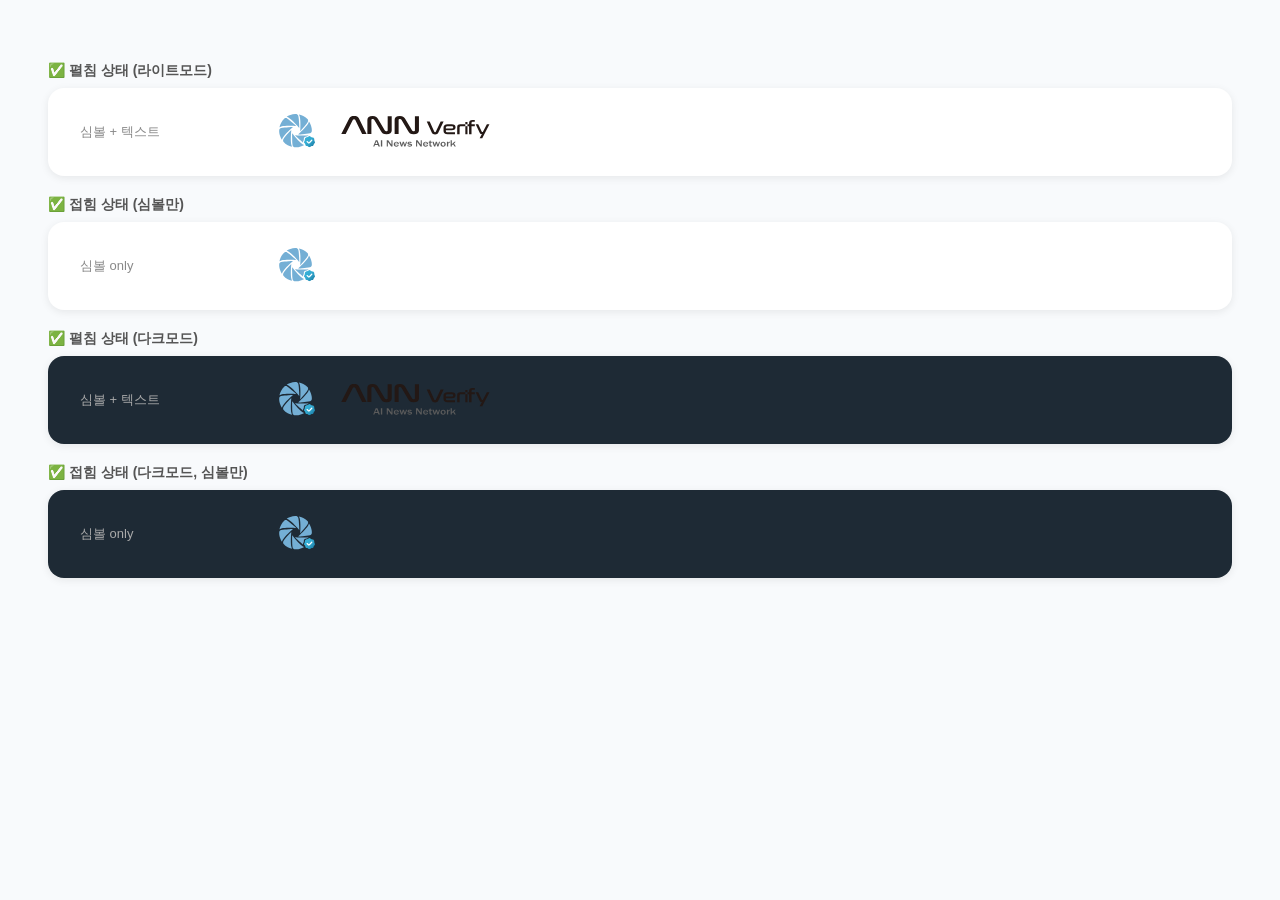
<file: frontend/assets/logo-preview.html>
<!DOCTYPE html>
<html>
<head>
<meta charset="utf-8">
<title>Logo Preview</title>
<style>
  body { background: #f8fafc; font-family: sans-serif; padding: 40px; }
  .row { display: flex; align-items: center; gap: 16px; background: #fff; padding: 24px 32px; border-radius: 16px; margin-bottom: 20px; box-shadow: 0 2px 8px rgba(0,0,0,0.08); }
  .label { font-size: 13px; color: #888; width: 180px; }
  .dark-bg { background: #1e2a35; }
  .dark-bg .label { color: #aaa; }
  h3 { color: #555; margin-bottom: 8px; font-size: 14px; }
</style>
</head>
<body>

<h3>✅ 펼침 상태 (라이트모드)</h3>
<div class="row">
  <div class="label">심볼 + 텍스트</div>
  <img src="ann-logo-symbol.svg" style="height:40px; width:auto;">
  <img src="ann-logo-text.svg" style="height:36px; width:auto;">
</div>

<h3>✅ 접힘 상태 (심볼만)</h3>
<div class="row">
  <div class="label">심볼 only</div>
  <img src="ann-logo-symbol.svg" style="height:40px; width:auto;">
</div>

<h3>✅ 펼침 상태 (다크모드)</h3>
<div class="row dark-bg">
  <div class="label">심볼 + 텍스트</div>
  <img src="ann-logo-symbol.svg" style="height:40px; width:auto;">
  <img src="ann-logo-text.svg" style="height:36px; width:auto;">
</div>

<h3>✅ 접힘 상태 (다크모드, 심볼만)</h3>
<div class="row dark-bg">
  <div class="label">심볼 only</div>
  <img src="ann-logo-symbol.svg" style="height:40px; width:auto;">
</div>

</body>
</html>
</file>
